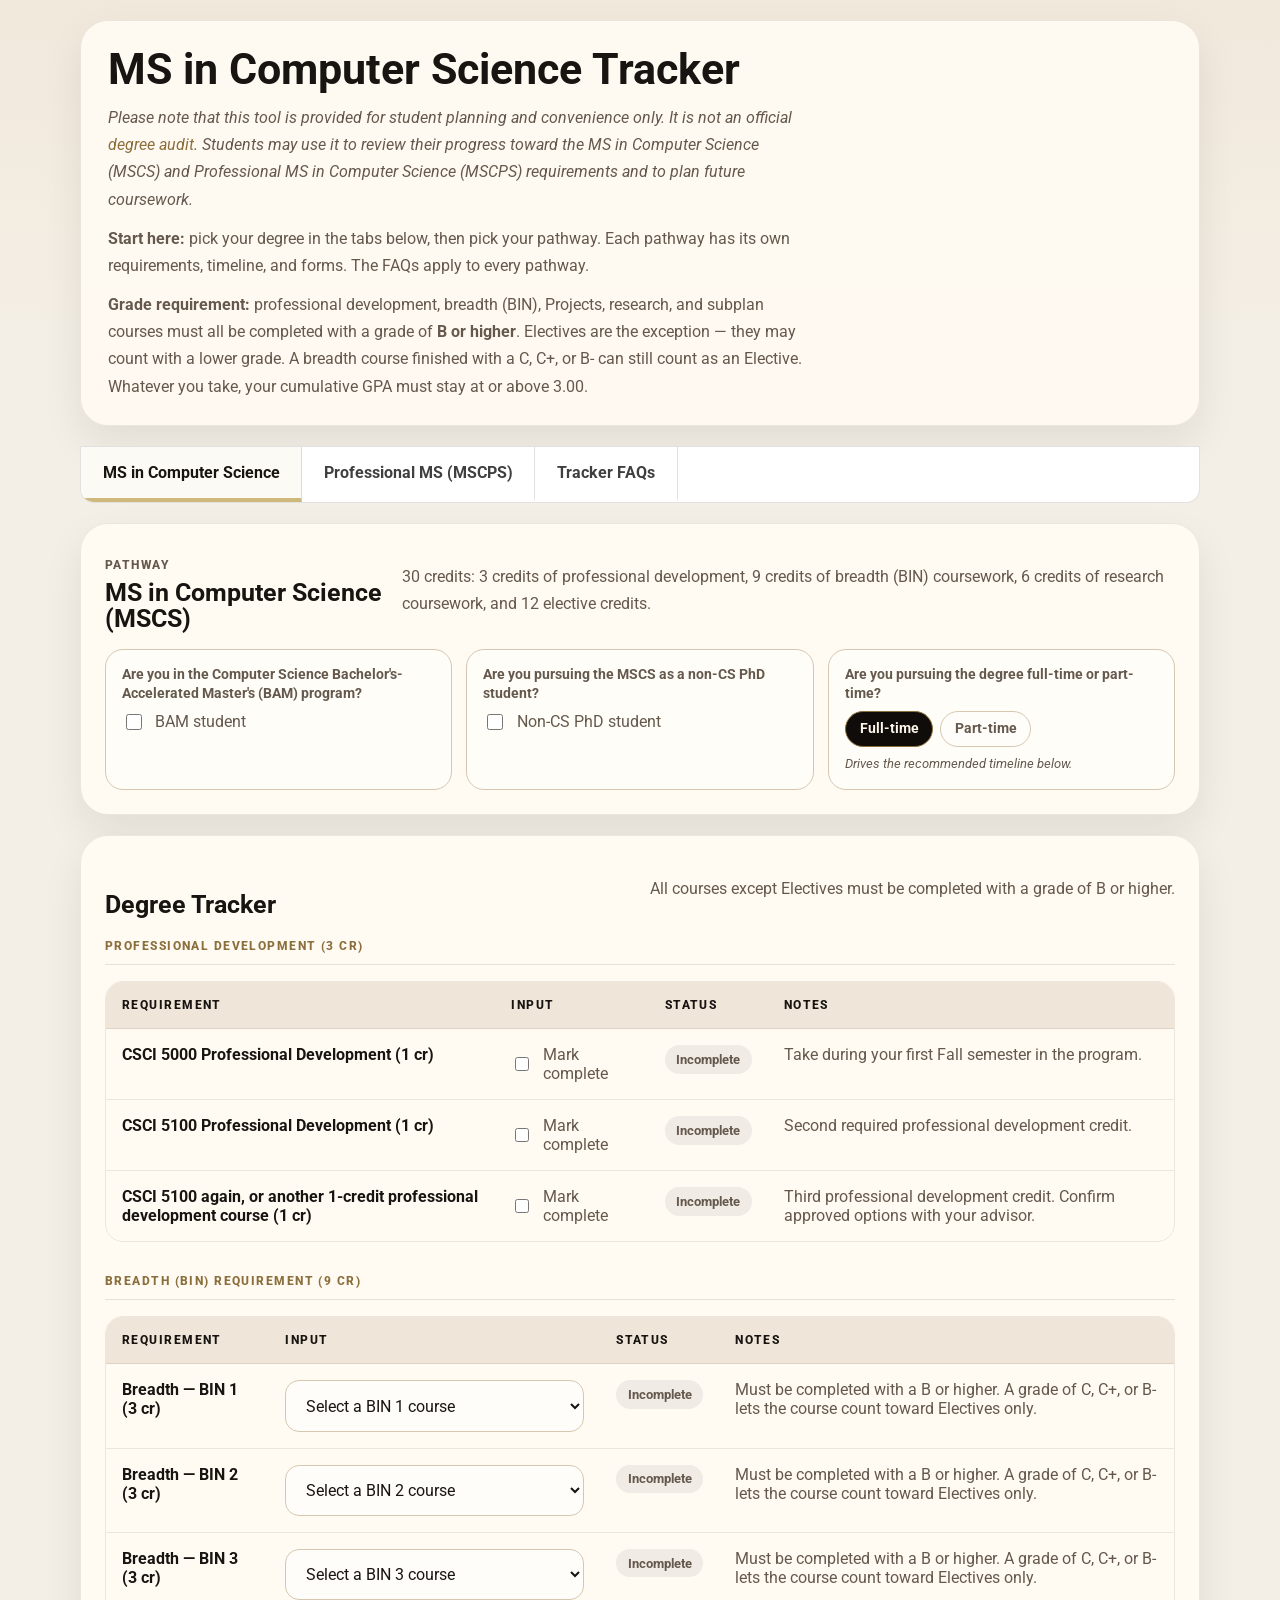
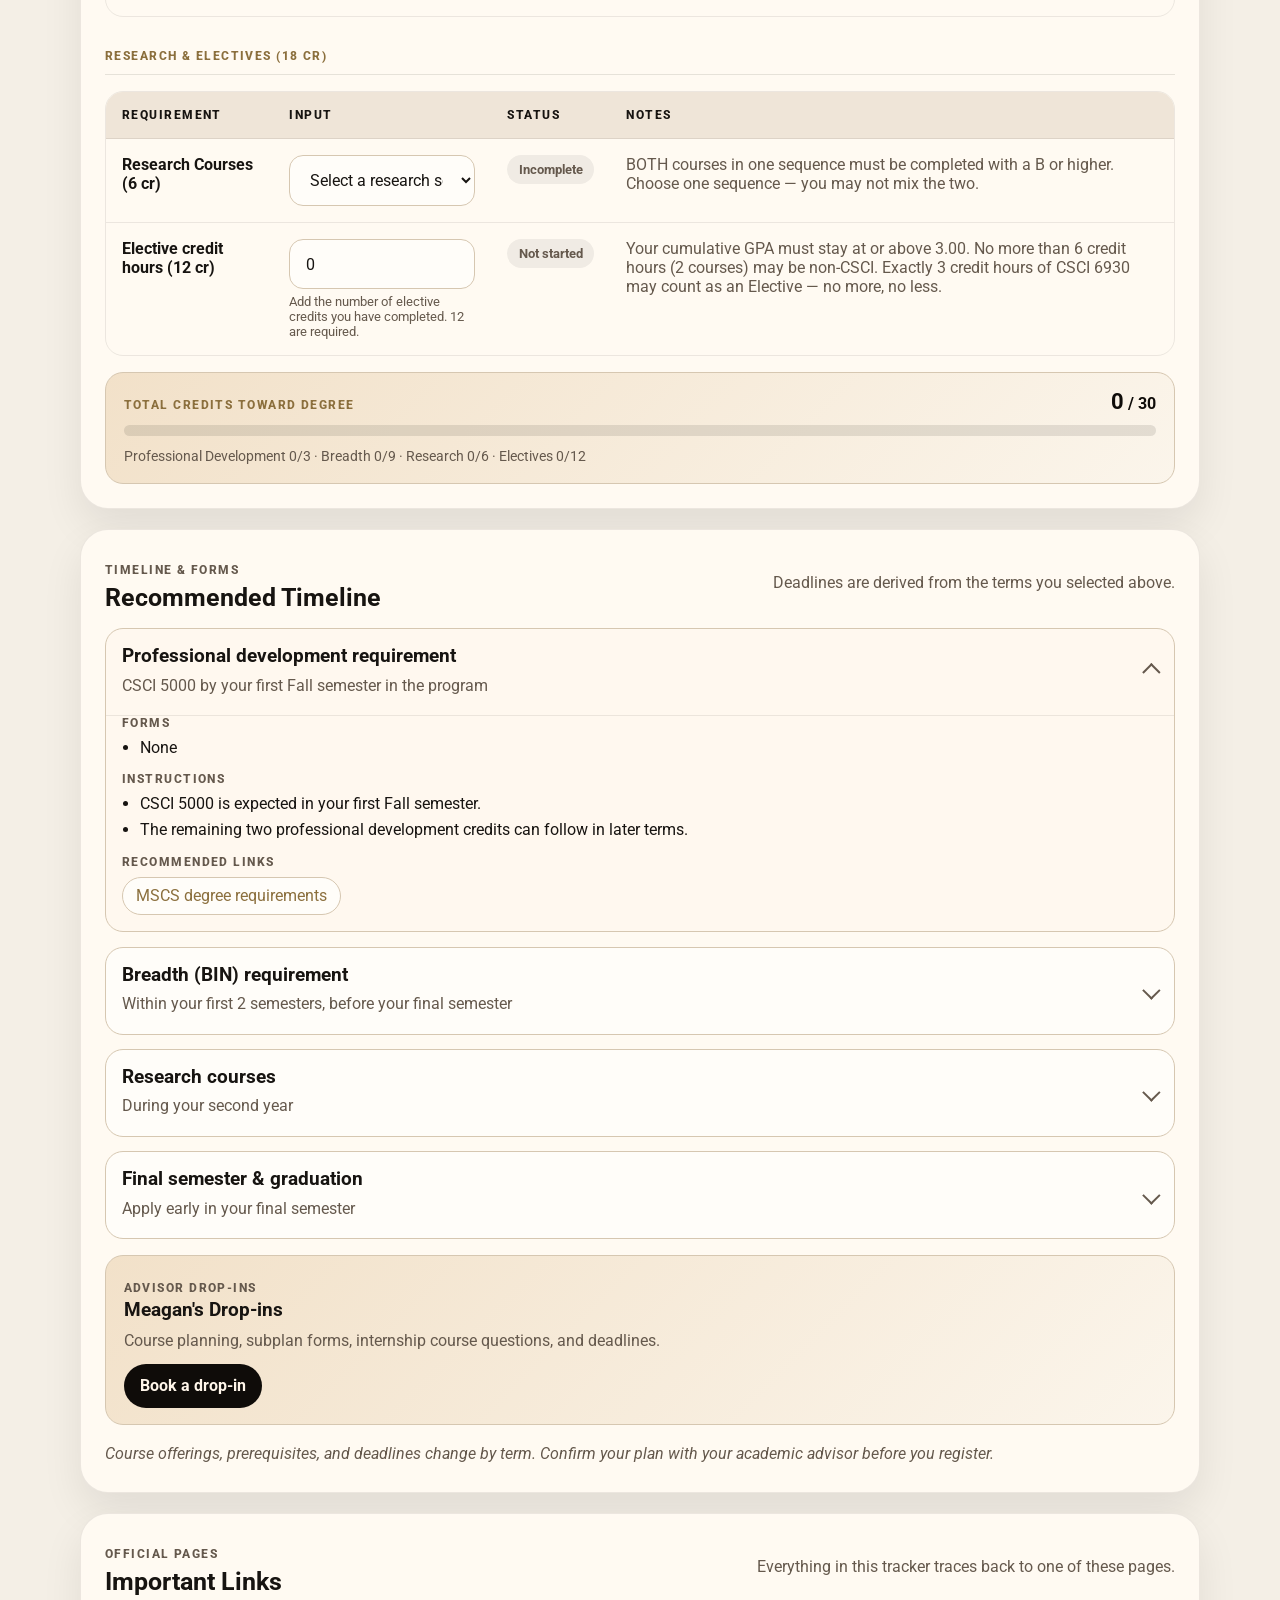
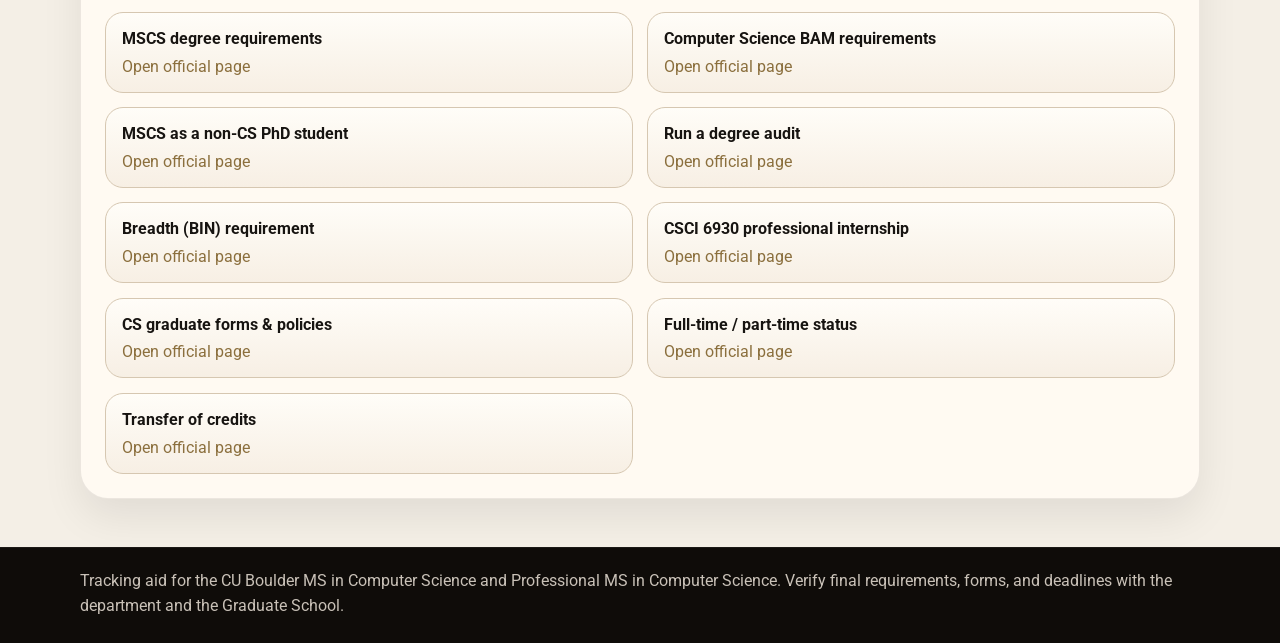
<file: index.html>
<!DOCTYPE html>
<html lang="en">
  <head>
    <meta charset="UTF-8" />
    <meta name="viewport" content="width=device-width, initial-scale=1.0" />
    <title>MS in Computer Science Milestone Tracker</title>
    <meta
      name="description"
      content="A clean tracking interface for the CU Boulder MS in Computer Science (MSCS) and Professional MS in Computer Science (MSCPS) degree requirements, including subplans, BAM, dual degree, and non-CS PhD pathways."
    />
    <link rel="preconnect" href="https://fonts.googleapis.com" />
    <link rel="preconnect" href="https://fonts.gstatic.com" crossorigin />
    <link
      href="https://fonts.googleapis.com/css2?family=Roboto:wght@400;500;700&family=Roboto+Condensed:wght@700&display=swap"
      rel="stylesheet"
    />
    <link rel="stylesheet" href="./styles.css" />
  </head>
  <body>
    <a href="#main-content" class="skip-nav">Skip to main content</a>
    <main id="main-content" class="page-shell dashboard">
      <section class="intro-card">
        <h1>MS in Computer Science Tracker</h1>
        <p>
          <em>Please note that this tool is provided for student planning and
          convenience only. It is not an official
          <a href="https://www.colorado.edu/registrar/students/degree-planning/audit/run" target="_blank" rel="noopener">degree audit</a>.
          Students may use it to review their progress toward the MS in Computer
          Science (MSCS) and Professional MS in Computer Science (MSCPS)
          requirements and to plan future coursework.</em>
        </p>
        <p>
          <strong>Start here:</strong> pick your degree in the tabs below, then
          pick your pathway. Each pathway has its own requirements, timeline, and
          forms. The FAQs apply to every pathway.
        </p>
        <p>
          <strong>Grade requirement:</strong> professional development, breadth
          (BIN), Projects, research, and subplan courses must all be completed
          with a grade of <strong>B or higher</strong>. Electives are the
          exception — they may count with a lower grade. A breadth course
          finished with a C, C+, or B- can still count as an Elective. Whatever
          you take, your cumulative GPA must stay at or above 3.00.
        </p>
      </section>

      <nav class="tab-bar" role="tablist" aria-label="Degree programs">
        <button
          class="tab-button tab-button--active"
          type="button"
          role="tab"
          id="tab-mscs"
          data-tab="mscs"
          aria-selected="true"
          aria-controls="mscsTab"
        >
          MS in Computer Science
        </button>
        <button
          class="tab-button"
          type="button"
          role="tab"
          id="tab-mscps"
          data-tab="mscps"
          aria-selected="false"
          aria-controls="mscpsTab"
        >
          Professional MS (MSCPS)
        </button>
        <button
          class="tab-button"
          type="button"
          role="tab"
          id="tab-faq"
          data-tab="faq"
          aria-selected="false"
          aria-controls="faqTab"
        >
          Tracker FAQs
        </button>
      </nav>

      <div
        id="mscsTab"
        class="tab-panel tab-panel--active"
        data-tab-panel="mscs"
        role="tabpanel"
        aria-labelledby="tab-mscs"
        tabindex="0"
      >
        <div data-track-host="mscs"></div>
      </div>

      <div
        id="mscpsTab"
        class="tab-panel"
        data-tab-panel="mscps"
        role="tabpanel"
        aria-labelledby="tab-mscps"
        tabindex="0"
      >
        <nav
          class="subtab-bar"
          id="mscpsSubtabs"
          role="tablist"
          aria-label="Professional MS pathways"
        ></nav>
        <div data-track-host="mscps"></div>
      </div>

      <div
        id="faqTab"
        class="tab-panel"
        data-tab-panel="faq"
        role="tabpanel"
        aria-labelledby="tab-faq"
        tabindex="0"
      >
        <section class="panel">
          <div class="section-heading">
            <div>
              <p class="section-heading__kicker">Common to every pathway</p>
              <h2>Tracker FAQs</h2>
            </div>
            <p>Quick answers and official links for the policies behind this tracker.</p>
          </div>

          <div id="faqCards" class="resource-grid" aria-live="polite"></div>
        </section>
      </div>
    </main>

    <footer class="site-footer">
      <div class="page-shell">
        <p>
          Tracking aid for the CU Boulder MS in Computer Science and Professional
          MS in Computer Science. Verify final requirements, forms, and deadlines
          with the department and the Graduate School.
        </p>
      </div>
    </footer>

    <script src="./data.js"></script>
    <script src="./script.js"></script>
  </body>
</html>
</file>
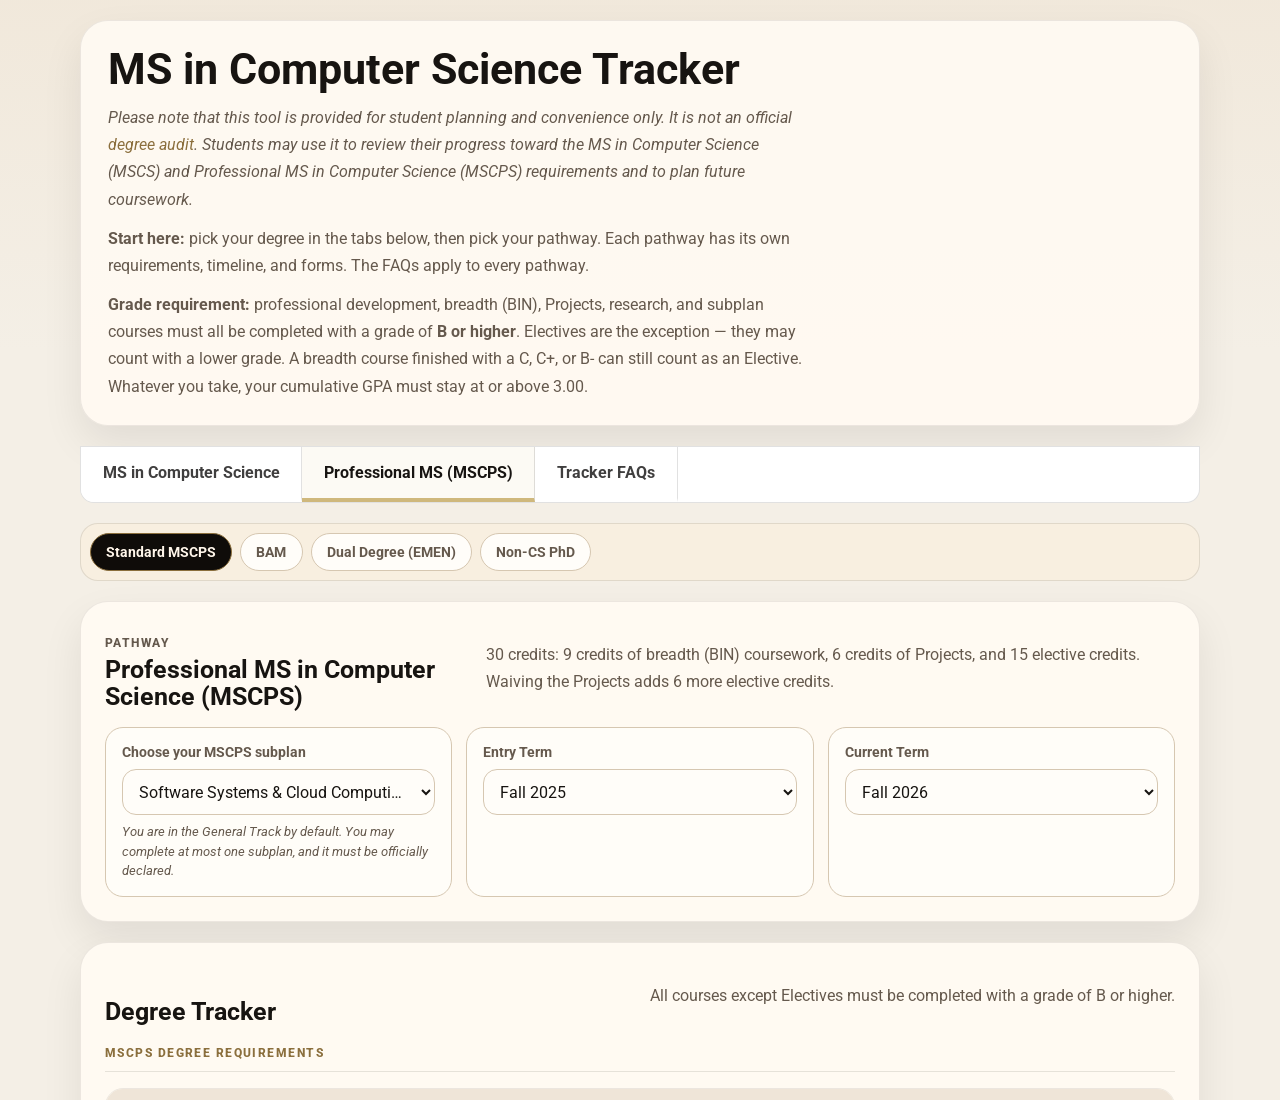
<file: _d.html>
<!doctype html><meta charset=utf-8><style>html,body{margin:0}iframe{width:1280px;height:1100px;border:0}</style>
<iframe id=f src="/index.html"></iframe>
<script>
document.getElementById('f').onload=()=>{const d=f.contentDocument;
d.querySelector('#tab-mscps').click();
const s=d.querySelector('select[data-track="mscps"][data-key="subplan"]');
s.value='Software Systems & Cloud Computing (SSC)';s.dispatchEvent(new f.contentWindow.Event('change',{bubbles:true}));};
</script>
</file>
<file: styles.css>
*,
*::before,
*::after {
  box-sizing: border-box;
}

:root {
  --bg: #f4efe6;
  --paper: #fffaf2;
  --paper-strong: #f8efe0;
  --ink: #171411;
  --muted: #65594d;
  --line: #d6c7b1;
  --accent: #cfb87c;
  --accent-strong: #8b6f3d;
  --accent-soft: #f3ead7;
  --black: #0f0c09;
  --gray-soft: #f0ebe4;
  --shadow: 0 18px 40px rgba(15, 12, 9, 0.08);
  --radius-xl: 28px;
  --radius-lg: 18px;
  --radius-md: 14px;
}

html {
  scroll-behavior: smooth;
}

.skip-nav {
  position: absolute;
  left: -9999px;
  top: 1rem;
  z-index: 999;
  padding: 0.5rem 1rem;
  background: var(--ink);
  color: #fff;
  border-radius: 4px;
  text-decoration: none;
  font-weight: 700;
}

.skip-nav:focus {
  left: 1rem;
}

.sr-only {
  position: absolute;
  width: 1px;
  height: 1px;
  padding: 0;
  margin: -1px;
  overflow: hidden;
  clip: rect(0, 0, 0, 0);
  white-space: nowrap;
  border: 0;
}

body {
  margin: 0;
  min-height: 100vh;
  background:
    linear-gradient(180deg, rgba(234, 218, 196, 0.32) 0%, rgba(244, 239, 230, 0) 22rem),
    var(--bg);
  color: var(--ink);
  font-family: "Roboto", Arial, sans-serif;
}

a {
  color: var(--accent-strong);
  text-decoration: none;
}

a:hover {
  text-decoration: underline;
}

button,
input,
select {
  font: inherit;
}

.page-shell {
  width: min(1120px, calc(100% - 2rem));
  margin: 0 auto;
}

.intro-card h1,
.section-heading h2,
.tracker-card h3,
.dropin-card h3 {
  margin: 0;
}

.dashboard {
  display: grid;
  gap: 1.25rem;
  padding: 1.25rem 0 3rem;
}

.intro-card {
  padding: 1.6rem 1.7rem;
  border: 1px solid rgba(15, 12, 9, 0.08);
  border-radius: var(--radius-xl);
  background: rgba(255, 250, 242, 0.92);
  box-shadow: var(--shadow);
}

.intro-card h1 {
  color: var(--ink);
  font-size: clamp(1.95rem, 4vw, 2.7rem);
  font-family: "Roboto", Arial, sans-serif;
  font-weight: 700;
  line-height: 1.05;
}

.intro-card p {
  max-width: 44rem;
  margin: 0.75rem 0 0;
  color: var(--muted);
  font-size: 1rem;
  line-height: 1.7;
}

.tab-bar {
  display: flex;
  gap: 0;
  align-items: stretch;
  overflow: auto;
  border: 1px solid rgba(15, 12, 9, 0.12);
  border-radius: 0 0 var(--radius-md) var(--radius-md);
  background: #ffffff;
}

.tab-button {
  padding: 1rem 1.35rem;
  border: 0;
  border-right: 1px solid rgba(15, 12, 9, 0.12);
  border-bottom: 4px solid transparent;
  background: #ffffff;
  color: #403f3f;
  font-size: 0.98rem;
  font-weight: 700;
  cursor: pointer;
  white-space: nowrap;
}

.tab-button:hover {
  color: var(--ink);
  background: #faf8f3;
}

.tab-button:focus-visible {
  outline: 2px solid var(--accent-strong);
  outline-offset: -2px;
}

.tab-button--active {
  color: var(--ink);
  border-bottom-color: var(--accent);
  background: #fcfaf4;
}

.tab-panel {
  display: none;
  gap: 1.25rem;
}

.tab-panel--active {
  display: grid;
}

.panel {
  padding: 1.5rem;
  border: 1px solid rgba(15, 12, 9, 0.08);
  border-radius: var(--radius-xl);
  background: var(--paper);
  box-shadow: var(--shadow);
}

.section-heading {
  display: flex;
  justify-content: space-between;
  align-items: end;
  gap: 1rem;
  margin-bottom: 1rem;
}

.tracker-card__row span,
.tracker-table th,
.guide-card__block span,
.dropin-card__kicker,
.line-tab {
  text-transform: uppercase;
  letter-spacing: 0.12em;
  font-size: 0.75rem;
  font-weight: 800;
}

.section-heading p,
.tracker-table__dependency,
.tracker-card__dependency,
.credit-caption,
.input-inline,
.panel-note,
.guide-card__summary-copy p,
.guide-card__block span,
.resource-link span,
.dropin-card p,
.field span {
  color: var(--muted);
}

.section-heading p,
.tracker-card__dependency,
.panel-note,
.guide-card__summary-copy p,
.resource-link span,
.dropin-card p {
  line-height: 1.65;
}

.section-heading h2 {
  font-size: clamp(1.2rem, 2.2vw, 1.55rem);
  line-height: 1.08;
}

.section-tabline {
  margin-bottom: 1rem;
  padding-bottom: 0.65rem;
  border-bottom: 1px solid rgba(15, 12, 9, 0.1);
}

/* Requirement groups stack inside one tracker panel. */
.tracker-shell + .section-tabline {
  margin-top: 1.75rem;
}

.line-tab {
  color: var(--muted);
}

.line-tab--active {
  color: var(--accent-strong);
}

.field {
  display: grid;
  gap: 0.45rem;
}

.field span {
  font-size: 0.92rem;
  font-weight: 700;
}

.field--inline {
  max-width: 20rem;
  margin-bottom: 1.15rem;
}

.field input,
.field select,
.tracker-table input,
.tracker-card input,
.tracker-table select,
.tracker-card select {
  width: 100%;
  padding: 0.88rem 0.95rem;
  border: 1px solid var(--line);
  border-radius: var(--radius-md);
  background: #fffdf9;
  color: var(--ink);
}

.field input:focus,
.field select:focus,
.tracker-table input:focus,
.tracker-card input:focus,
.tracker-table select:focus,
.tracker-card select:focus {
  outline: none;
  border-color: var(--accent);
  box-shadow: 0 0 0 3px rgba(140, 90, 36, 0.16);
}

.deadline-card strong,
.resource-link strong {
  color: var(--ink);
}

.tracker-shell {
  display: grid;
  gap: 1rem;
}

.tracker-table-wrap {
  overflow-x: auto;
  border: 1px solid rgba(15, 12, 9, 0.08);
  border-radius: var(--radius-lg);
}

.tracker-table {
  width: 100%;
  border-collapse: collapse;
}

.tracker-table th,
.tracker-table td {
  padding: 1rem;
  text-align: left;
  vertical-align: top;
  border-bottom: 1px solid rgba(15, 12, 9, 0.08);
}

.tracker-table th {
  background: #efe5d8;
  color: var(--ink);
}

.tracker-table tbody tr:last-child td {
  border-bottom: 0;
}

.tracker-cards {
  display: none;
  gap: 0.9rem;
}

.tracker-card {
  display: grid;
  gap: 0.85rem;
  padding: 1rem;
  border: 1px solid rgba(15, 12, 9, 0.08);
  border-radius: var(--radius-lg);
  background: #fffdf9;
}

.tracker-card__row {
  display: grid;
  gap: 0.35rem;
}

.status-badge {
  display: inline-flex;
  width: fit-content;
  padding: 0.42rem 0.72rem;
  border-radius: 999px;
  font-size: 0.82rem;
  font-weight: 700;
}

.status-badge--completed {
  background: var(--accent);
  color: var(--black);
}

.status-badge--eligible {
  background: #efe3c8;
  color: var(--black);
}

.status-badge--in-progress {
  background: var(--accent-soft);
  color: var(--accent-strong);
}

.status-badge--not-eligible {
  background: #efe9df;
  color: var(--muted);
}

.status-badge--not-started,
.status-badge--incomplete,
.status-badge--projects-required {
  background: var(--gray-soft);
  color: var(--muted);
}

.status-badge--waived,
.status-badge--projects-waived {
  background: var(--accent-soft);
  color: var(--accent-strong);
}

.status-badge--maximum {
  background: var(--accent);
  color: var(--black);
}

.deadline-grid {
  display: grid;
  grid-template-columns: repeat(4, minmax(0, 1fr));
  gap: 0.9rem;
}

/* Credit summary progress (MS AI) */
.credit-summary {
  display: grid;
  gap: 0.65rem;
  margin-top: 1rem;
  padding: 1rem 1.1rem;
  border: 1px solid var(--line);
  border-radius: var(--radius-lg);
  background: linear-gradient(135deg, #f2e1c9, #fbf5eb);
}

.credit-summary__head {
  display: flex;
  justify-content: space-between;
  align-items: baseline;
  gap: 1rem;
  flex-wrap: wrap;
}

.credit-summary__label {
  color: var(--accent-strong);
  text-transform: uppercase;
  letter-spacing: 0.12em;
  font-size: 0.75rem;
  font-weight: 800;
}

.credit-summary__count {
  color: var(--black);
  font-weight: 700;
}

.credit-summary__count strong {
  font-size: 1.35rem;
}

.credit-summary__bar {
  height: 0.7rem;
  border-radius: 999px;
  background: rgba(15, 12, 9, 0.1);
  overflow: hidden;
}

.credit-summary__fill {
  height: 100%;
  border-radius: 999px;
  background: var(--accent-strong);
  transition: width 0.25s ease;
}

.credit-summary__breakdown {
  margin: 0;
  color: var(--muted);
  font-size: 0.85rem;
  line-height: 1.5;
}

/* Recommended course sequence (MS AI) */
.sequence-grid {
  display: grid;
  grid-template-columns: repeat(auto-fit, minmax(13rem, 1fr));
  gap: 0.9rem;
}

.sequence-card {
  display: grid;
  gap: 0.5rem;
  padding: 1rem;
  border: 1px solid var(--line);
  border-color: rgba(207, 184, 124, 0.9);
  border-radius: var(--radius-lg);
  background: #fffdf8;
}

.sequence-card__step {
  color: var(--accent-strong);
  text-transform: uppercase;
  letter-spacing: 0.12em;
  font-size: 0.72rem;
  font-weight: 800;
}

.sequence-card__title {
  margin: 0;
  color: var(--black);
  font-size: 1.02rem;
  line-height: 1.2;
}

.sequence-card ul {
  margin: 0;
  padding-left: 1.1rem;
  display: grid;
  gap: 0.3rem;
  color: var(--muted);
  font-size: 0.9rem;
  line-height: 1.45;
}

.deadline-card,
.guide-card,
.resource-link,
.dropin-card {
  border: 1px solid var(--line);
  border-radius: var(--radius-lg);
}

.deadline-card {
  display: grid;
  gap: 0.6rem;
  padding: 1rem;
  background: #fffdf8;
}

.deadline-card--coursework {
  border-color: rgba(207, 184, 124, 0.9);
}

.deadline-card--exam {
  border-color: rgba(207, 184, 124, 0.9);
}

.deadline-card--proposal {
  border-color: rgba(207, 184, 124, 0.9);
}

.deadline-card--defense {
  border-color: rgba(207, 184, 124, 0.9);
}

.deadline-card p,
.deadline-card strong,
.resource-link p {
  margin: 0;
}

.deadline-card p {
  color: var(--accent-strong);
  font-size: 0.9rem;
  font-weight: 700;
}

.deadline-card strong {
  display: block;
  color: var(--black);
  font-size: clamp(1.5rem, 3vw, 1.9rem);
  line-height: 1.1;
}

.deadline-intro {
  margin: 0 0 1rem;
  color: var(--muted);
  font-size: 1rem;
  line-height: 1.65;
}

.dropin-card {
  display: flex;
  justify-content: space-between;
  gap: 1rem;
  align-items: flex-start;
  margin-top: 1rem;
  padding: 1rem 1.1rem;
  background: linear-gradient(135deg, #f2e1c9, #fbf5eb);
}

.dropin-card__kicker {
  margin: 0 0 0.35rem;
  color: var(--accent-strong);
}

.dropin-card p {
  margin: 0.45rem 0 0;
}

.dropin-card__inline {
  display: flex;
  align-items: center;
  gap: 1rem;
  flex-wrap: wrap;
  margin-top: 0.55rem;
}

.dropin-card__actions {
  display: flex;
  align-items: center;
  gap: 0.7rem;
}

.dropin-card__link {
  display: inline-flex;
  align-items: center;
  justify-content: center;
  padding: 0.8rem 1rem;
  border-radius: 999px;
  background: var(--black);
  color: #fff6ea;
  font-weight: 700;
}

.dropin-card__link:hover {
  text-decoration: none;
  background: #271c12;
}

.panel-note {
  margin: 1rem 0 0;
  font-style: italic;
}

.guide-grid {
  display: grid;
  gap: 0.9rem;
}

.guide-card {
  overflow: hidden;
  background: #fffdf9;
}

.guide-card[open] {
  background: #fff8ef;
}

.guide-card__summary {
  display: flex;
  align-items: center;
  justify-content: space-between;
  gap: 1rem;
  padding: 1rem;
  cursor: pointer;
  list-style: none;
}

.guide-card__summary::-webkit-details-marker {
  display: none;
}

.guide-card__summary-copy {
  min-width: 0;
}

.guide-card__summary-copy h3 {
  margin: 0;
}

.guide-card__summary-copy p {
  margin: 0.35rem 0 0;
}

.guide-card__chevron {
  width: 0.8rem;
  height: 0.8rem;
  border-right: 2px solid var(--muted);
  border-bottom: 2px solid var(--muted);
  transform: rotate(45deg);
  flex-shrink: 0;
  transition: transform 0.2s ease;
}

.guide-card[open] .guide-card__chevron {
  transform: rotate(225deg);
}

.guide-card__content {
  display: grid;
  gap: 0.95rem;
  padding: 0 1rem 1rem;
  border-top: 1px solid rgba(15, 12, 9, 0.08);
}

.guide-card__block {
  display: grid;
  gap: 0.5rem;
}

.guide-list {
  margin: 0;
  padding-left: 1.15rem;
  display: grid;
  gap: 0.45rem;
}

.guide-actions {
  display: flex;
  flex-wrap: wrap;
  gap: 0.6rem;
}

.guide-actions a {
  padding: 0.55rem 0.8rem;
  border-radius: 999px;
  border: 1px solid var(--line);
  background: #fffdf9;
}

.resource-grid {
  display: grid;
  grid-template-columns: repeat(2, minmax(0, 1fr));
  gap: 0.9rem;
}

.resource-link {
  display: grid;
  gap: 0.55rem;
  padding: 1rem;
  background: linear-gradient(180deg, #fffdf8 0%, #f7efe4 100%);
}

.resource-link:hover {
  text-decoration: none;
  border-color: var(--accent);
}

.input-inline {
  display: flex;
  align-items: center;
  gap: 0.65rem;
}

.input-inline input[type="checkbox"] {
  width: 1rem;
  height: 1rem;
  accent-color: var(--accent);
}

.credit-caption {
  margin-top: 0.35rem;
  font-size: 0.84rem;
}

.input-disabled {
  opacity: 0.5;
  pointer-events: none;
}

/* Secondary tab row for the Professional MS pathways */
.subtab-bar {
  display: flex;
  flex-wrap: wrap;
  gap: 0.5rem;
  padding: 0.55rem;
  border: 1px solid rgba(15, 12, 9, 0.1);
  border-radius: var(--radius-lg);
  background: var(--paper-strong);
}

.subtab-button {
  padding: 0.6rem 0.95rem;
  border: 1px solid var(--line);
  border-radius: 999px;
  background: #fffdf9;
  color: var(--muted);
  font-size: 0.9rem;
  font-weight: 700;
  cursor: pointer;
  white-space: nowrap;
}

.subtab-button:hover {
  color: var(--ink);
  border-color: var(--accent);
}

.subtab-button:focus-visible {
  outline: 2px solid var(--accent-strong);
  outline-offset: 2px;
}

.subtab-button--active {
  border-color: var(--accent-strong);
  background: var(--black);
  color: #fff6ea;
}

.track-panel {
  display: none;
  gap: 1.25rem;
}

.track-panel--active {
  display: grid;
}

/* Plan inputs (subplan, terms, form-flow questions) */
.plan-grid {
  display: grid;
  grid-template-columns: repeat(auto-fit, minmax(16rem, 1fr));
  gap: 0.9rem;
}

.plan-field {
  display: grid;
  align-content: start;
  gap: 0.45rem;
  min-width: 0;
  padding: 0.95rem 1rem;
  border: 1px solid var(--line);
  border-radius: var(--radius-lg);
  background: #fffdf8;
}

.plan-field > span {
  color: var(--muted);
  font-size: 0.85rem;
  font-weight: 700;
  line-height: 1.4;
  overflow-wrap: break-word;
}

/* Long option labels must not push the card past its grid track. */
.plan-field select,
.plan-field input[type="number"] {
  width: 100%;
  max-width: 100%;
  min-width: 0;
  padding: 0.7rem 0.75rem;
  border: 1px solid var(--line);
  border-radius: var(--radius-md);
  background: #fffdf9;
  color: var(--ink);
  text-overflow: ellipsis;
}

.plan-field select:focus,
.plan-field input:focus {
  outline: none;
  border-color: var(--accent);
  box-shadow: 0 0 0 3px rgba(140, 90, 36, 0.16);
}

.plan-field__note {
  margin: 0;
  min-width: 0;
  color: var(--muted);
  font-size: 0.82rem;
  font-style: italic;
  line-height: 1.5;
  overflow-wrap: break-word;
}

/* Segmented choice control (e.g. Full-time / Part-time) */
.choice-group {
  display: flex;
  flex-wrap: wrap;
  gap: 0.45rem;
}

.choice-option {
  display: inline-flex;
  align-items: center;
  gap: 0.45rem;
  padding: 0.55rem 0.85rem;
  border: 1px solid var(--line);
  border-radius: 999px;
  background: #fffdf9;
  color: var(--muted);
  font-size: 0.9rem;
  font-weight: 700;
  cursor: pointer;
}

.choice-option:hover {
  border-color: var(--accent);
  color: var(--ink);
}

.choice-option:focus-within {
  outline: 2px solid var(--accent-strong);
  outline-offset: 2px;
}

.choice-option input {
  position: absolute;
  opacity: 0;
  pointer-events: none;
}

.choice-option--active {
  border-color: var(--accent-strong);
  background: var(--black);
  color: #fff6ea;
}

/* Multi-select course pickers for subplan requirements */
.course-picker {
  display: grid;
  gap: 0.4rem;
  max-height: 15rem;
  overflow-y: auto;
  padding: 0.7rem 0.8rem;
  border: 1px solid var(--line);
  border-radius: var(--radius-md);
  background: #fffdf9;
}

.course-picker label {
  display: flex;
  align-items: start;
  gap: 0.55rem;
  font-size: 0.9rem;
  line-height: 1.4;
}

.course-picker input[type="checkbox"] {
  width: 1rem;
  height: 1rem;
  margin-top: 0.15rem;
  flex-shrink: 0;
  accent-color: var(--accent);
}

.course-picker__count {
  margin-top: 0.35rem;
  color: var(--muted);
  font-size: 0.84rem;
}

.readout {
  display: inline-flex;
  width: fit-content;
  padding: 0.42rem 0.8rem;
  border: 1px solid var(--line);
  border-radius: 999px;
  background: var(--accent-soft);
  color: var(--accent-strong);
  font-size: 0.9rem;
  font-weight: 700;
}

.locked-note {
  margin: 0.4rem 0 0;
  color: var(--muted);
  font-size: 0.82rem;
  font-style: italic;
  line-height: 1.5;
}

.section-heading__kicker {
  margin: 0 0 0.25rem;
  color: var(--accent-strong);
  text-transform: uppercase;
  letter-spacing: 0.12em;
  font-size: 0.75rem;
  font-weight: 800;
}

.callout {
  margin: 0 0 1rem;
  padding: 0.85rem 1rem;
  border: 1px solid var(--line);
  border-left: 4px solid var(--accent);
  border-radius: var(--radius-md);
  background: #fffdf8;
  color: var(--muted);
  font-size: 0.92rem;
  line-height: 1.6;
}

.site-footer {
  border-top: 1px solid rgba(255, 255, 255, 0.06);
  background: var(--black);
}

.site-footer p {
  margin: 0;
  padding: 1.25rem 0 1.5rem;
  color: rgba(247, 239, 228, 0.8);
  line-height: 1.6;
}

@media (max-width: 900px) {
  .resource-grid {
    grid-template-columns: 1fr;
  }

  .deadline-grid {
    grid-template-columns: repeat(2, minmax(0, 1fr));
  }
}

@media (max-width: 720px) {
  .page-shell {
    width: min(100% - 1rem, 1120px);
  }

  .panel {
    padding: 1rem;
    border-radius: 20px;
  }

  .intro-card {
    padding: 1.15rem;
  }

  .section-heading,
  .dropin-card {
    flex-direction: column;
    align-items: start;
  }

  .field--inline {
    max-width: none;
  }

  .tracker-table-wrap {
    display: none;
  }

  .tracker-cards {
    display: grid;
  }

  .deadline-grid {
    grid-template-columns: 1fr;
  }

  .dropin-card__link {
    width: 100%;
  }

  .dropin-card__inline,
  .dropin-card__actions {
    width: 100%;
    flex-direction: column;
    align-items: stretch;
  }

  .plan-grid {
    grid-template-columns: 1fr;
  }

  .subtab-bar {
    flex-wrap: nowrap;
    overflow-x: auto;
  }
}
</file>
